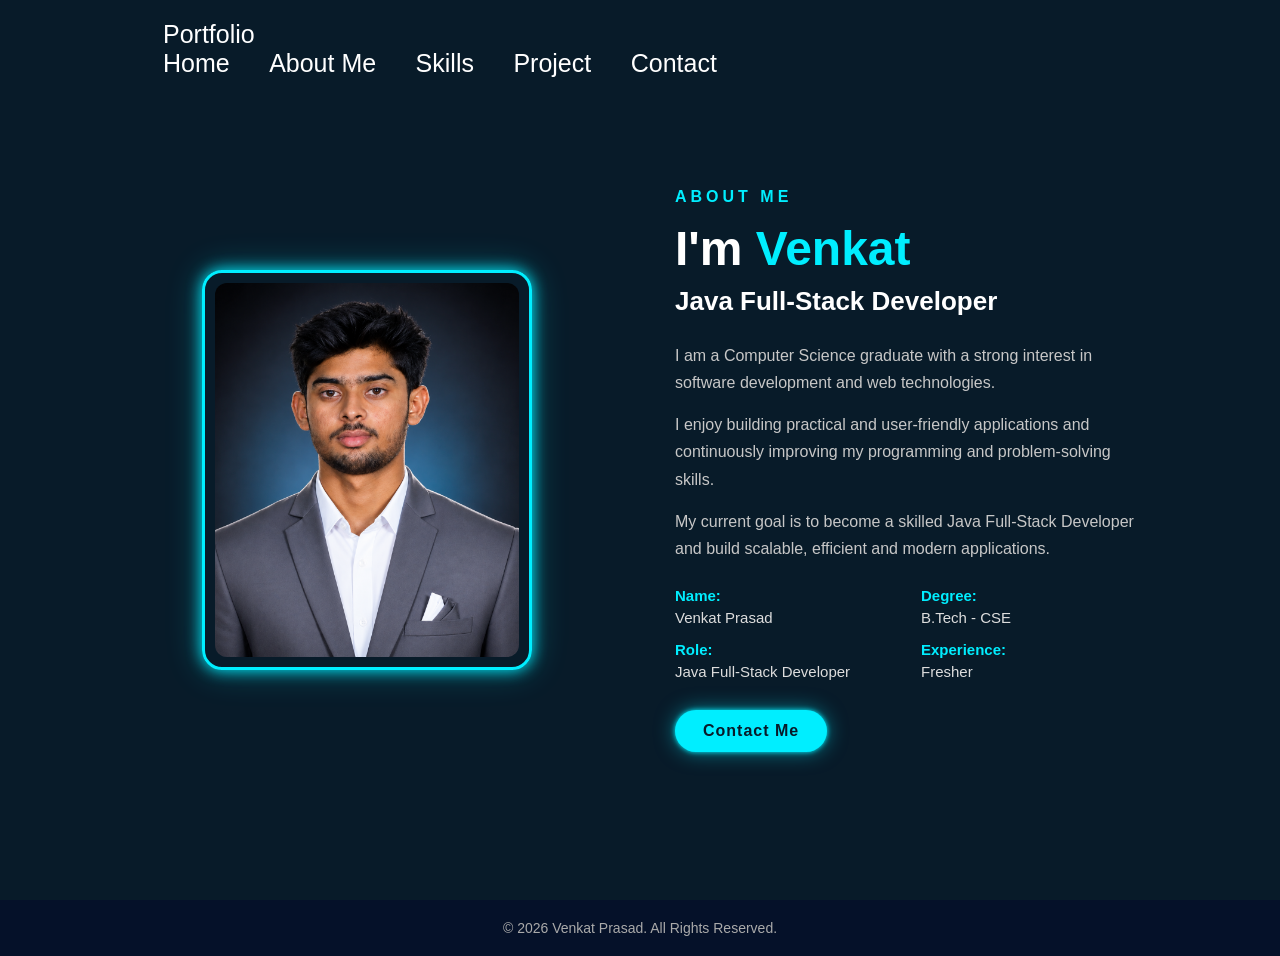
<file: About.html>
<!DOCTYPE html>
<html lang="en">

<head>
    <meta charset="UTF-8">
    <meta name="viewport" content="width=device-width, initial-scale=1.0">

    <title>About | Venkat Prasad</title>

    <link rel="stylesheet" href="stylesheet.css">
</head>

<body>

    <!-- Navigation Bar -->
    <header class="header">
        <nav class="navbar">

            <a href="index.html" class="logo">Portfolio</a>

            <div class="nav-links">
                <a href="index.html">Home</a>
                <a href="about.html" class="active">About Me</a>
                <a href="skills.html">Skills</a>
                <a href="project.html">Project</a>
                <a href="contact.html">Contact</a>
            </div>

        </nav>
    </header>


    <!-- About Section -->
    <section class="about-page">

        <div class="about-container">

            <!-- Left Side -->
            <div class="about-image">

                <div class="image-box">
                    <img src="photo@11.png" alt="Venkat Profile ">
                </div>

            </div>


            <!-- Right Side -->
            <div class="about-content">

                <p class="section-title">ABOUT ME</p>

                <h1>
                    I'm <span>Venkat</span>
                </h1>

                <h2>
                    Java Full-Stack Developer
                </h2>

                <p>
                    I am a Computer Science graduate with a strong interest
                    in software development and web technologies.
                </p>

                <p>
                    I enjoy building practical and user-friendly applications
                    and continuously improving my programming and problem-solving
                    skills.
                </p>

                <p>
                    My current goal is to become a skilled Java Full-Stack
                    Developer and build scalable, efficient and modern
                    applications.
                </p>


                <!-- Personal Information -->

                <div class="about-info">

                    <div>
                        <strong>Name:</strong>
                        <span>Venkat Prasad</span>
                    </div>

                    <div>
                        <strong>Degree:</strong>
                        <span>B.Tech - CSE</span>
                    </div>

                    <div>
                        <strong>Role:</strong>
                        <span>Java Full-Stack Developer</span>
                    </div>

                    <div>
                        <strong>Experience:</strong>
                        <span>Fresher</span>
                    </div>

                </div>


                <a href="contact.html" class="about-btn">
                    Contact Me
                </a>

            </div>

        </div>

    </section>


    <!-- Footer -->

    <footer class="footer">

        <p>
            © 2026 Venkat Prasad. All Rights Reserved.
        </p>

    </footer>

</body>

</html>
</file>
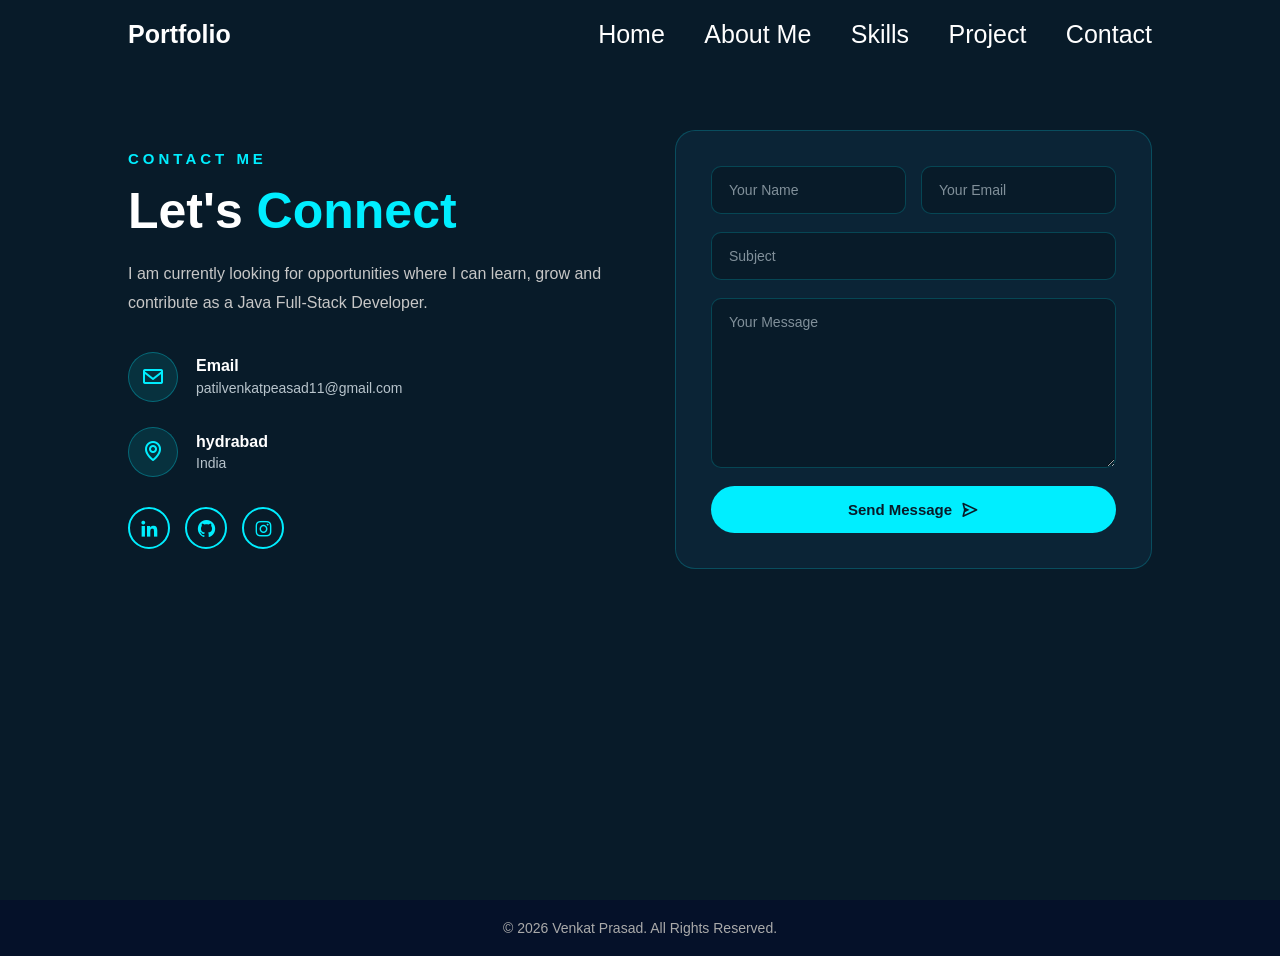
<file: contact.html>
<!DOCTYPE html>
<html lang="en">

<head>

    <meta charset="UTF-8">

    <meta name="viewport" content="width=device-width, initial-scale=1.0">

    <title>Contact | Venkat Prasad</title>

    <link rel="stylesheet" href="stylesheet.css">

    <link href="https://unpkg.com/boxicons@2.1.4/css/boxicons.min.css" rel="stylesheet">

</head>


<body>


    <!-- ================= NAVBAR ================= -->

    <header class="header">

        <a href="index.html" class="logo">
            Portfolio
        </a>


        <nav class="navbar">

            <a href="index.html" style="--i:1">
                Home
            </a>

            <a href="About.html" style="--i:2">
                About Me
            </a>

            <a href="skills.html" style="--i:3">
                Skills
            </a>

            <a href="project.html" style="--i:4">
                Project
            </a>

            <a href="contact.html" style="--i:5" class="active">
                Contact
            </a>

        </nav>

    </header>


    <!-- ================= CONTACT SECTION ================= -->

    <section class="contact-section">


        <div class="contact-container">


            <!-- LEFT SIDE -->

            <div class="contact-info">

                <p class="contact-title">
                    CONTACT ME
                </p>


                <h1>
                    Let's <span>Connect</span>
                </h1>


                <p class="contact-description">

                    I am currently looking for opportunities where
                    I can learn, grow and contribute as a Java
                    Full-Stack Developer.


                </p>


                <!-- EMAIL -->

                <div class="contact-item">

                    <div class="contact-icon">

                        <i class='bx bx-envelope'></i>

                    </div>


                    <div>

                        <h3>
                            Email
                        </h3>

                        <a href="patilvenkatprasad11@gmail.com">
                            patilvenkatpeasad11@gmail.com
                        </a>

                    </div>

                </div>


                


             
                <!-- LOCATION -->

                <div class="contact-item">

                    <div class="contact-icon">

                        <i class='bx bx-map'></i>

                    </div>


                    <div>

                        <h3>
                            hydrabad
                        </h3>

                        <p>
                            India
                        </p>

                    </div>

                </div>


                <!-- SOCIAL MEDIA -->

                <div class="contact-social">

                    <a href="https://www.linkedin.com/in/patil-venkat-prasad-31a53a397/" aria-label="LinkedIn">

                        <i class='bx bxl-linkedin'></i>

                    </a>


                    <a href="https://github.com/patilvenkatprasad11/portfolio" aria-label="GitHub">

                        <i class='bx bxl-github'></i>

                    </a>


                    <a href="https://www.instagram.com/patil_venkatprasad/?hl=en"
                       aria-label="Instagram">

                        <i class='bx bxl-instagram'></i>

                    </a>

                </div>


            </div>



            <!-- RIGHT SIDE -->

            <div class="contact-form-container">


                <form class="contact-form">


                    <div class="input-row">

                        <input
                            type="text"
                            placeholder="Your Name"
                            required
                        >


                        <input
                            type="email"
                            placeholder="Your Email"
                            required
                        >

                    </div>


                    <input
                        type="text"
                        placeholder="Subject"
                        required
                    >


                    <textarea
                        placeholder="Your Message"
                        rows="8"
                        required
                    ></textarea>


                    <button
                        type="submit"
                        class="contact-btn"
                    >

                        Send Message

                        <i class='bx bx-send'></i>

                    </button>


                </form>

            </div>


        </div>

    </section>


    <!-- ================= FOOTER ================= -->

    <footer class="footer">

        <p>
            © 2026 Venkat Prasad. All Rights Reserved.
        </p>

    </footer>


</body>

</html>
</file>
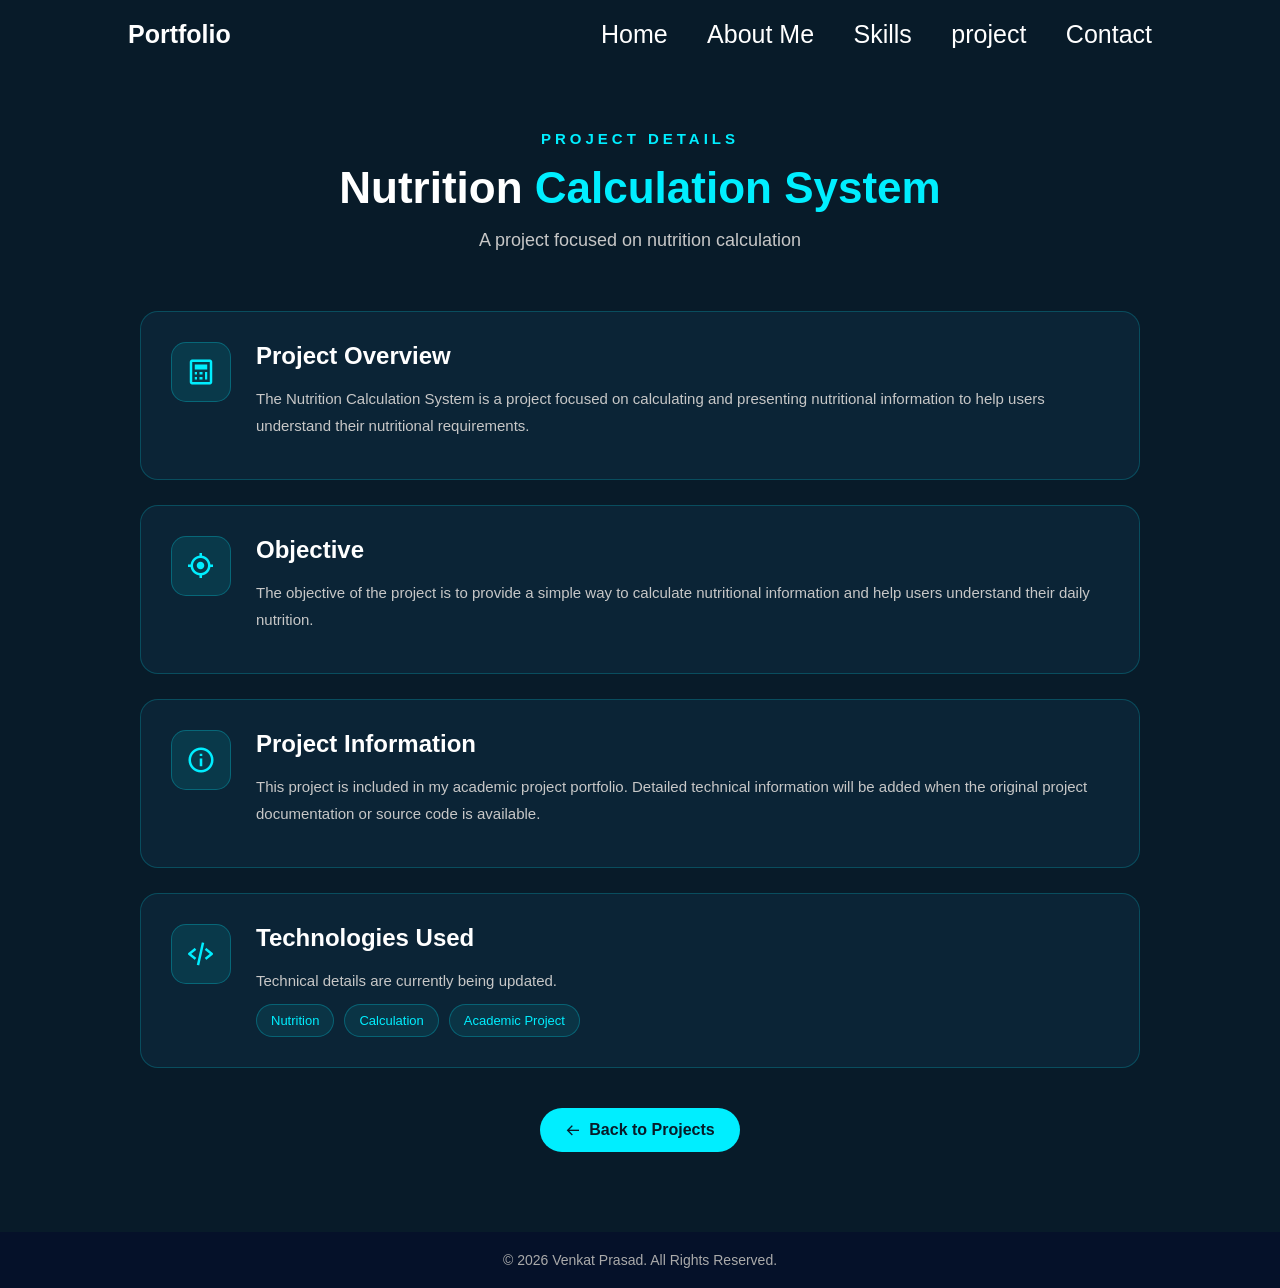
<file: nutrition-project.html>
<!DOCTYPE html>
<html lang="en">

<head>

    <meta charset="UTF-8">

    <meta name="viewport" content="width=device-width, initial-scale=1.0">

    <title>Nutrition Calculation | Venkat Prasad</title>

    <link rel="stylesheet" href="stylesheet.css">

    <link href="https://unpkg.com/boxicons@2.1.4/css/boxicons.min.css" rel="stylesheet">

</head>

<body>

    <!-- NAVBAR -->

    <header class="header">

        <a href="index.html" class="logo">
            Portfolio
        </a>

        <nav class="navbar">

            <a href="index.html">Home</a>

            <a href="About.html">About Me</a>

            <a href="skills.html">Skills</a>

            <a href="project.html" class="active">project</a>

            <a href="#">Contact</a>

        </nav>

    </header>


    <!-- PROJECT DETAILS -->

    <section class="project-details-section">

        <div class="project-details-container">


            <!-- TITLE -->

            <div class="project-details-heading">

                <p class="project-details-small-title">
                    PROJECT DETAILS
                </p>

                <h1>
                    Nutrition <span>Calculation System</span>
                </h1>

                <p class="project-details-subtitle">
                    A project focused on nutrition calculation
                </p>

            </div>


            <!-- OVERVIEW -->

            <div class="details-card">

                <div class="details-icon">
                    <i class='bx bx-calculator'></i>
                </div>

                <div>

                    <h2>
                        Project Overview
                    </h2>

                    <p>
                        The Nutrition Calculation System is a project
                        focused on calculating and presenting nutritional
                        information to help users understand their
                        nutritional requirements.
                    </p>

                </div>

            </div>


            <!-- OBJECTIVE -->

            <div class="details-card">

                <div class="details-icon">
                    <i class='bx bx-target-lock'></i>
                </div>

                <div>

                    <h2>
                        Objective
                    </h2>

                    <p>
                        The objective of the project is to provide a simple
                        way to calculate nutritional information and help
                        users understand their daily nutrition.
                    </p>

                </div>

            </div>


            <!-- PROJECT STATUS -->

            <div class="details-card">

                <div class="details-icon">
                    <i class='bx bx-info-circle'></i>
                </div>

                <div>

                    <h2>
                        Project Information
                    </h2>

                    <p>
                        This project is included in my academic project
                        portfolio. Detailed technical information will be
                        added when the original project documentation or
                        source code is available.
                    </p>

                </div>

            </div>


            <!-- TECHNOLOGIES -->

            <div class="details-card">

                <div class="details-icon">
                    <i class='bx bx-code-alt'></i>
                </div>

                <div>

                    <h2>
                        Technologies Used
                    </h2>

                    <p>
                        Technical details are currently being updated.
                    </p>

                    <div class="details-tech">

                        <span>Nutrition</span>

                        <span>Calculation</span>

                        <span>Academic Project</span>

                    </div>

                </div>

            </div>


            <!-- BACK BUTTON -->

            <div class="details-buttons">

                <a href="project.html" class="details-btn">

                    <i class='bx bx-arrow-back'></i>

                    Back to Projects

                </a>

            </div>


        </div>

    </section>


    <!-- FOOTER -->

    <footer class="footer">

        <p>
            © 2026 Venkat Prasad. All Rights Reserved.
        </p>

    </footer>

</body>

</html>
</file>
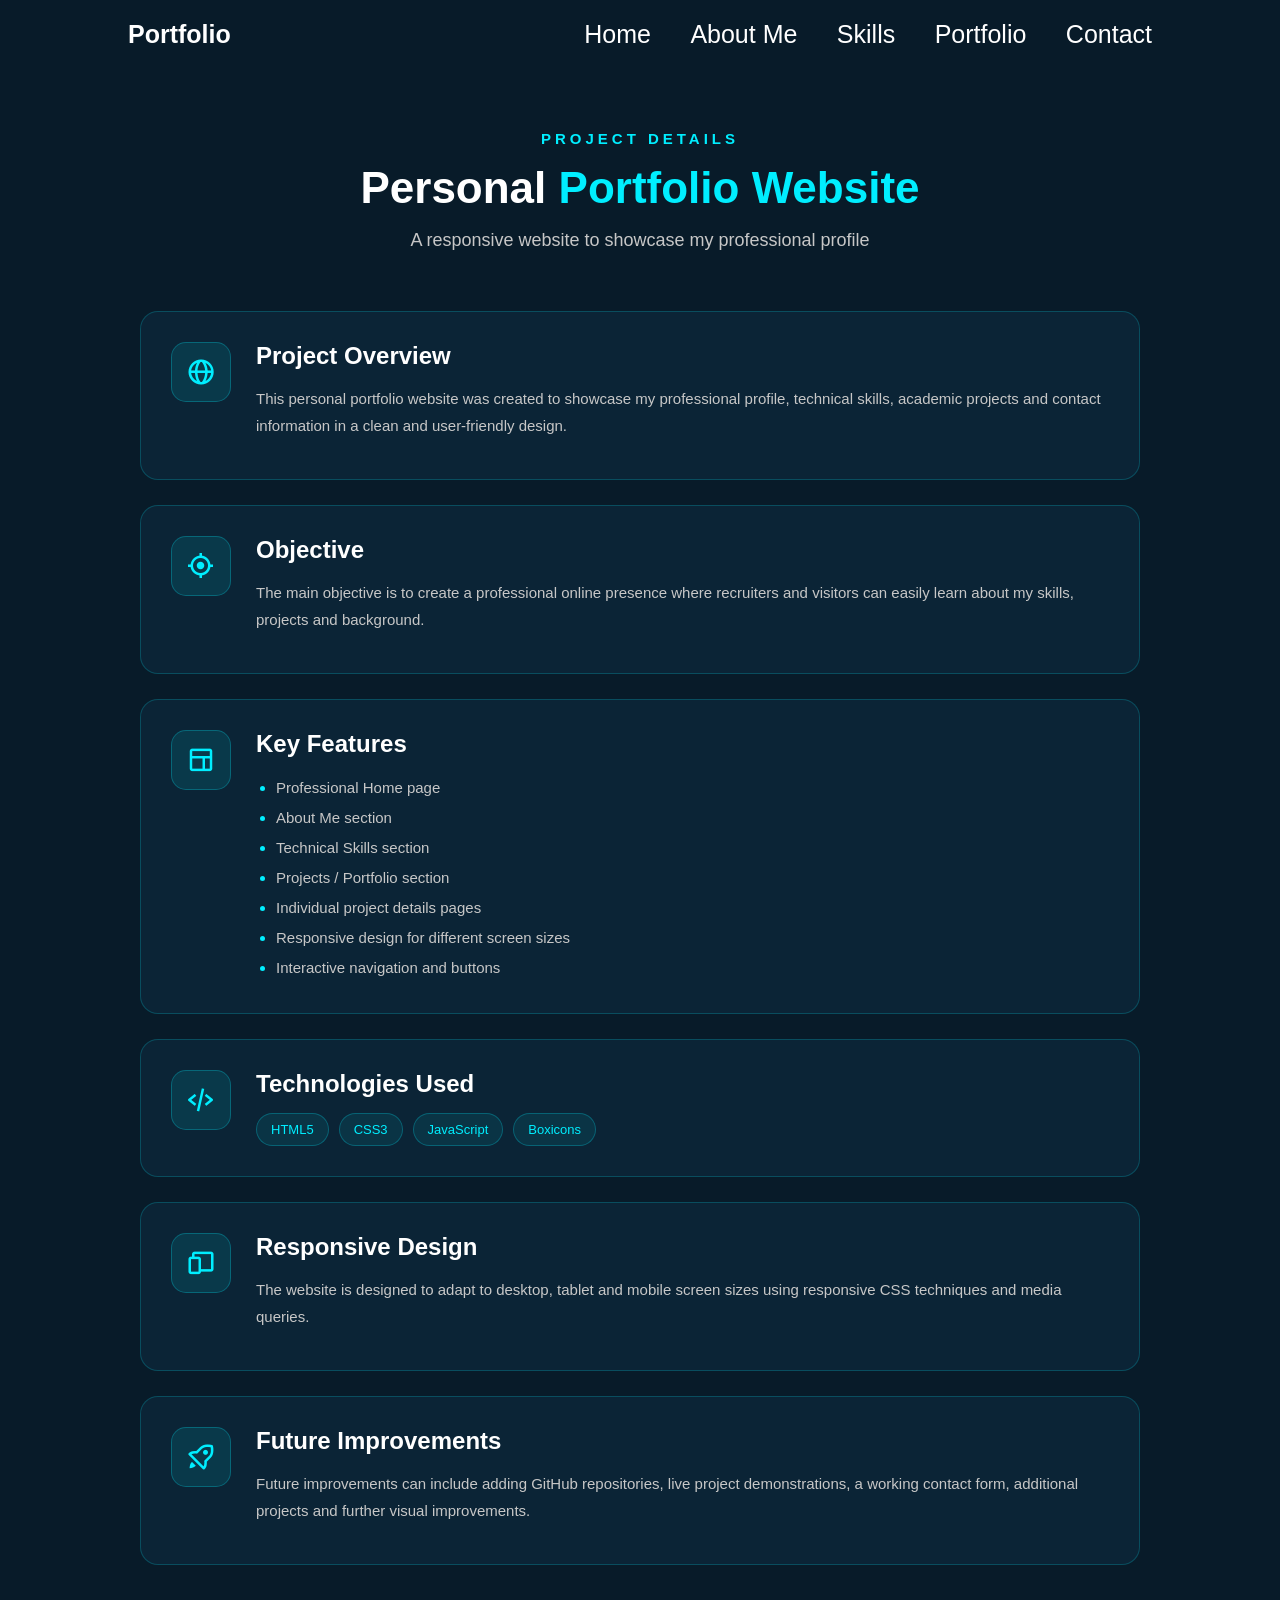
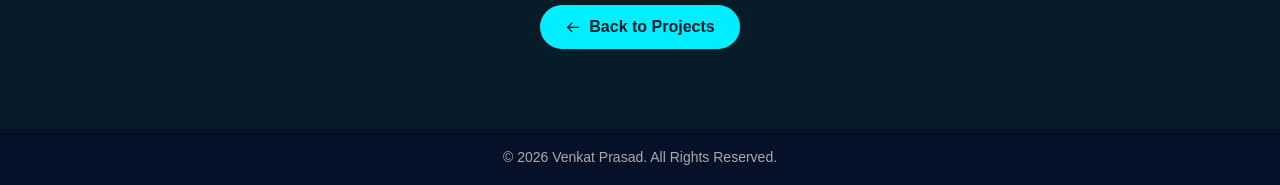
<file: portfolio-project.html>
<!DOCTYPE html>
<html lang="en">

<head>

    <meta charset="UTF-8">

    <meta name="viewport" content="width=device-width, initial-scale=1.0">

    <title>Personal Portfolio | Venkat Prasad</title>

    <link rel="stylesheet" href="stylesheet.css">

    <link href="https://unpkg.com/boxicons@2.1.4/css/boxicons.min.css" rel="stylesheet">

</head>


<body>

    <!-- ================= NAVBAR ================= -->

    <header class="header">

        <a href="index.html" class="logo">
            Portfolio
        </a>


        <nav class="navbar">

            <a href="index.html">
                Home
            </a>

            <a href="About.html">
                About Me
            </a>

            <a href="skills.html">
                Skills
            </a>

            <a href="projects.html" class="active">
                Portfolio
            </a>

            <a href="#">
                Contact
            </a>

        </nav>

    </header>


    <!-- ================= PROJECT DETAILS ================= -->

    <section class="project-details-section">

        <div class="project-details-container">


            <!-- TITLE -->

            <div class="project-details-heading">

                <p class="project-details-small-title">
                    PROJECT DETAILS
                </p>

                <h1>
                    Personal <span>Portfolio Website</span>
                </h1>

                <p class="project-details-subtitle">
                    A responsive website to showcase my professional profile
                </p>

            </div>


            <!-- OVERVIEW -->

            <div class="details-card">

                <div class="details-icon">

                    <i class='bx bx-globe'></i>

                </div>


                <div>

                    <h2>
                        Project Overview
                    </h2>

                    <p>
                        This personal portfolio website was created to
                        showcase my professional profile, technical skills,
                        academic projects and contact information in a
                        clean and user-friendly design.
                    </p>

                </div>

            </div>


            <!-- OBJECTIVE -->

            <div class="details-card">

                <div class="details-icon">

                    <i class='bx bx-target-lock'></i>

                </div>


                <div>

                    <h2>
                        Objective
                    </h2>

                    <p>
                        The main objective is to create a professional
                        online presence where recruiters and visitors can
                        easily learn about my skills, projects and background.
                    </p>

                </div>

            </div>


            <!-- FEATURES -->

            <div class="details-card">

                <div class="details-icon">

                    <i class='bx bx-layout'></i>

                </div>


                <div>

                    <h2>
                        Key Features
                    </h2>


                    <ul class="details-list">

                        <li>
                            Professional Home page
                        </li>

                        <li>
                            About Me section
                        </li>

                        <li>
                            Technical Skills section
                        </li>

                        <li>
                            Projects / Portfolio section
                        </li>

                        <li>
                            Individual project details pages
                        </li>

                        <li>
                            Responsive design for different screen sizes
                        </li>

                        <li>
                            Interactive navigation and buttons
                        </li>

                    </ul>

                </div>

            </div>


            <!-- TECHNOLOGIES -->

            <div class="details-card">

                <div class="details-icon">

                    <i class='bx bx-code-alt'></i>

                </div>


                <div>

                    <h2>
                        Technologies Used
                    </h2>


                    <div class="details-tech">

                        <span>
                            HTML5
                        </span>

                        <span>
                            CSS3
                        </span>

                        <span>
                            JavaScript
                        </span>

                        <span>
                            Boxicons
                        </span>

                    </div>

                </div>

            </div>


            <!-- DESIGN -->

            <div class="details-card">

                <div class="details-icon">

                    <i class='bx bx-devices'></i>

                </div>


                <div>

                    <h2>
                        Responsive Design
                    </h2>

                    <p>
                        The website is designed to adapt to desktop,
                        tablet and mobile screen sizes using responsive
                        CSS techniques and media queries.
                    </p>

                </div>

            </div>


            <!-- FUTURE IMPROVEMENTS -->

            <div class="details-card">

                <div class="details-icon">

                    <i class='bx bx-rocket'></i>

                </div>


                <div>

                    <h2>
                        Future Improvements
                    </h2>

                    <p>
                        Future improvements can include adding GitHub
                        repositories, live project demonstrations,
                        a working contact form, additional projects
                        and further visual improvements.
                    </p>

                </div>

            </div>


            <!-- BACK BUTTON -->

            <div class="details-buttons">

                <a href="project.html" class="details-btn">

                    <i class='bx bx-arrow-back'></i>

                    Back to Projects

                </a>

            </div>


        </div>

    </section>


    <!-- ================= FOOTER ================= -->

    <footer class="footer">

        <p>
            © 2026 Venkat Prasad. All Rights Reserved.
        </p>

    </footer>


</body>

</html>
</file>
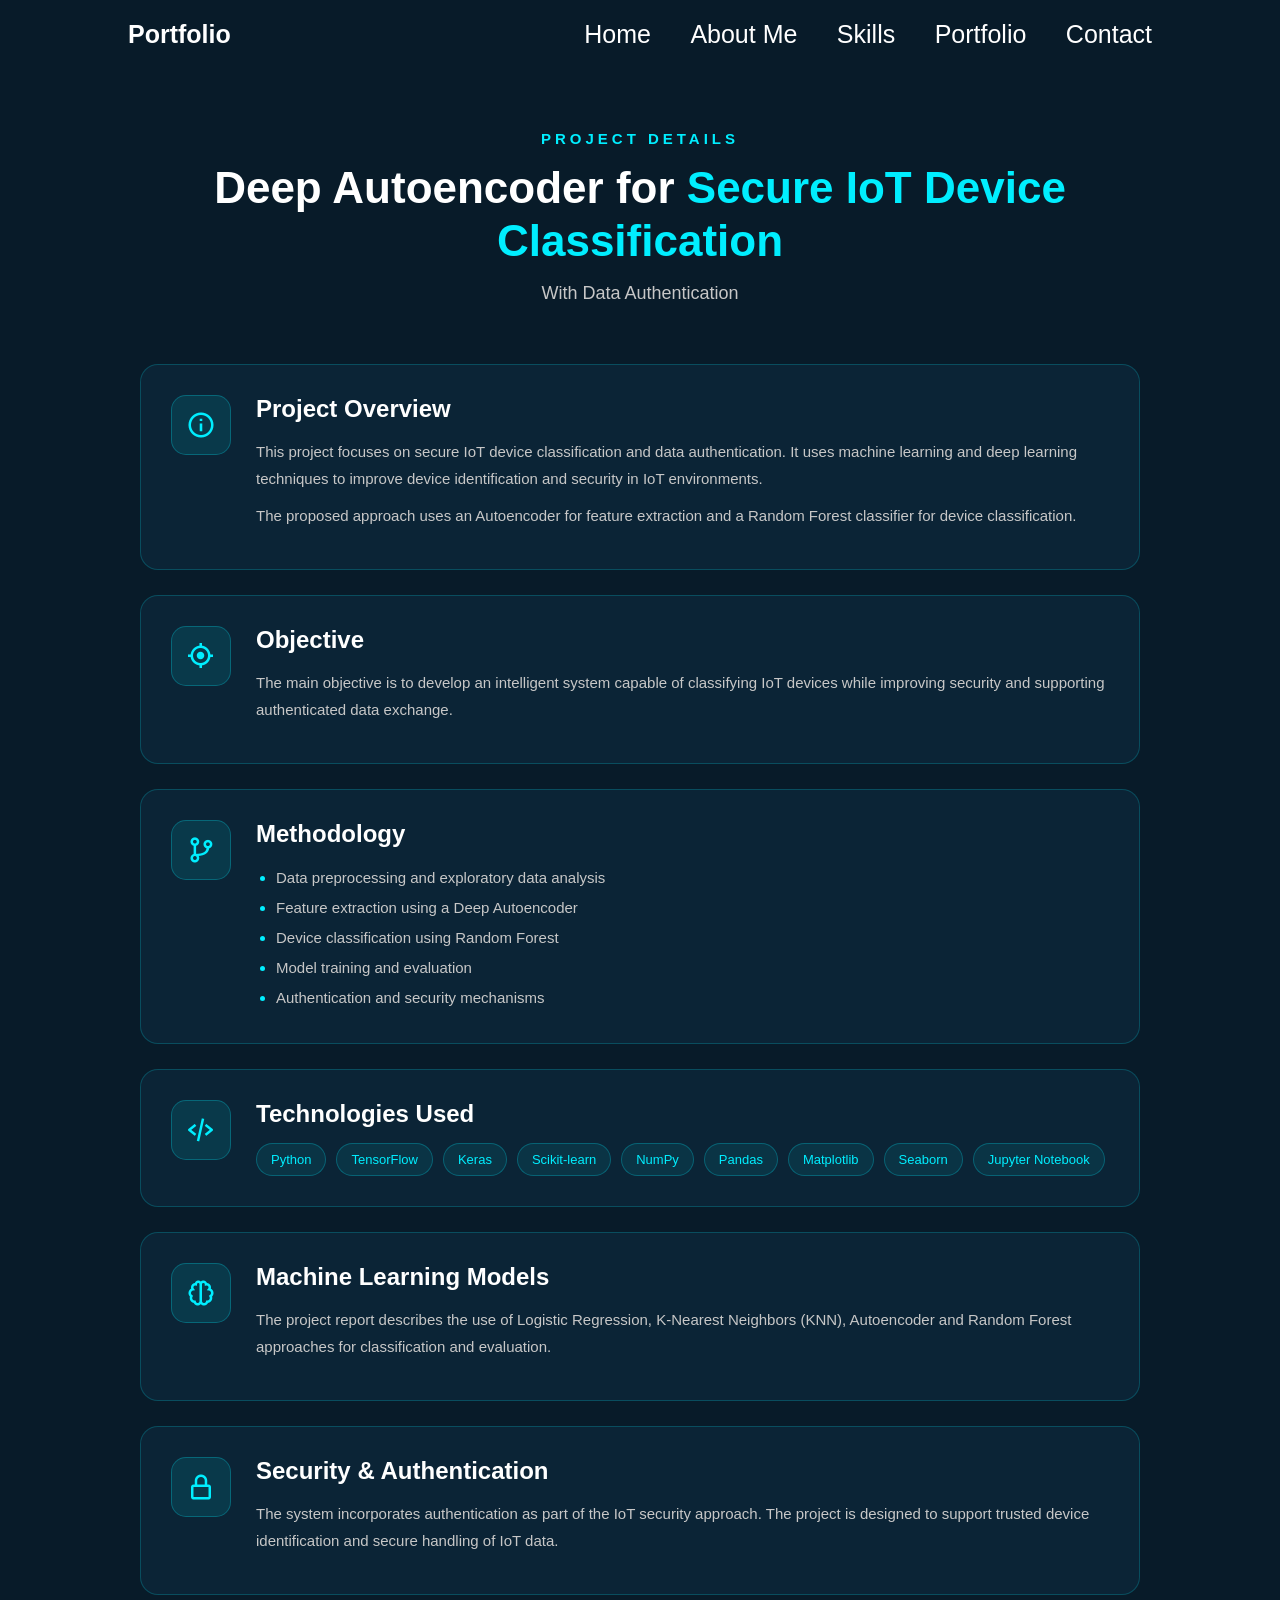
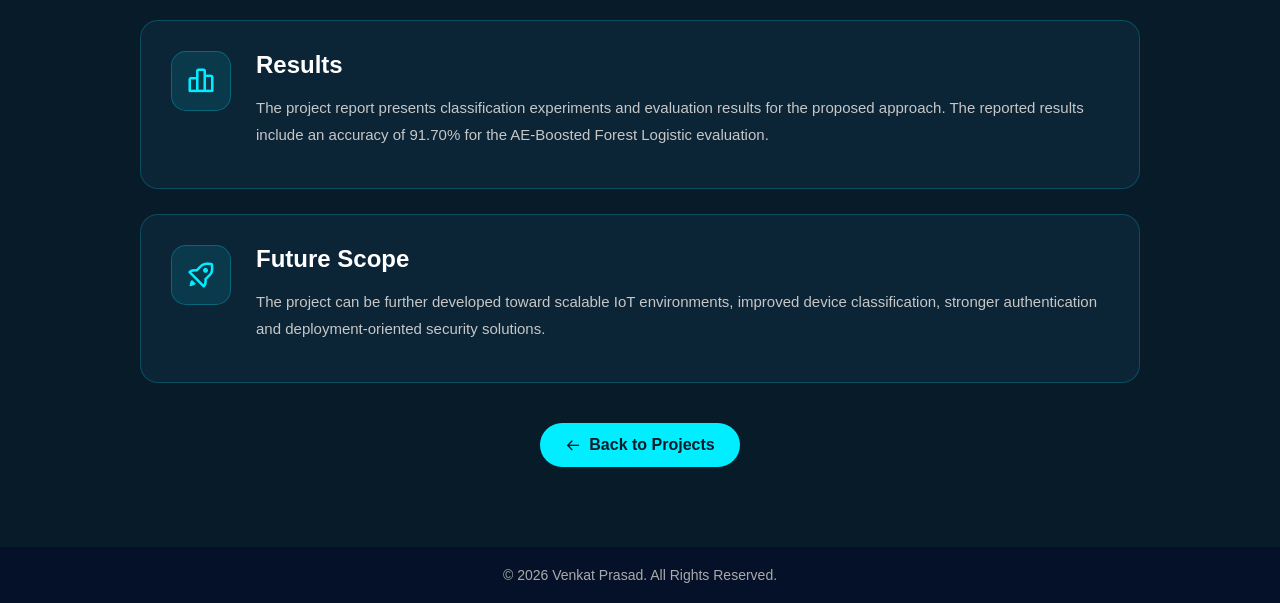
<file: project-iot.html>
<!DOCTYPE html>
<html lang="en">

<head>

    <meta charset="UTF-8">

    <meta name="viewport" content="width=device-width, initial-scale=1.0">

    <title>Project Details | Venkat Prasad</title>

    <link rel="stylesheet" href="stylesheet.css">

    <link href="https://unpkg.com/boxicons@2.1.4/css/boxicons.min.css" rel="stylesheet">

</head>


<body>

    <!-- ================= NAVBAR ================= -->

    <header class="header">

        <a href="index.html" class="logo">
            Portfolio
        </a>

        <nav class="navbar">

            <a href="index.html" style="--i:1">
                Home
            </a>

            <a href="About.html" style="--i:2">
                About Me
            </a>

            <a href="skills.html" style="--i:3">
                Skills
            </a>

            <a href="projects.html" style="--i:4" class="active">
                Portfolio
            </a>

            <a href="#" style="--i:5">
                Contact
            </a>

        </nav>

    </header>


    <!-- ================= PROJECT DETAILS ================= -->

    <section class="project-details-section">

        <div class="project-details-container">


            <!-- TITLE -->

            <div class="project-details-heading">

                <p class="project-details-small-title">
                    PROJECT DETAILS
                </p>

                <h1>
                    Deep Autoencoder for
                    <span>Secure IoT Device Classification</span>
                </h1>

                <p class="project-details-subtitle">
                    With Data Authentication
                </p>

            </div>


            <!-- OVERVIEW -->

            <div class="details-card">

                <div class="details-icon">
                    <i class='bx bx-info-circle'></i>
                </div>

                <div>

                    <h2>
                        Project Overview
                    </h2>

                    <p>
                        This project focuses on secure IoT device classification
                        and data authentication. It uses machine learning and
                        deep learning techniques to improve device identification
                        and security in IoT environments.
                    </p>

                    <p>
                        The proposed approach uses an Autoencoder for feature
                        extraction and a Random Forest classifier for device
                        classification.
                    </p>

                </div>

            </div>


            <!-- OBJECTIVE -->

            <div class="details-card">

                <div class="details-icon">
                    <i class='bx bx-target-lock'></i>
                </div>

                <div>

                    <h2>
                        Objective
                    </h2>

                    <p>
                        The main objective is to develop an intelligent system
                        capable of classifying IoT devices while improving
                        security and supporting authenticated data exchange.
                    </p>

                </div>

            </div>


            <!-- METHODOLOGY -->

            <div class="details-card">

                <div class="details-icon">
                    <i class='bx bx-git-branch'></i>
                </div>

                <div>

                    <h2>
                        Methodology
                    </h2>

                    <ul class="details-list">

                        <li>
                            Data preprocessing and exploratory data analysis
                        </li>

                        <li>
                            Feature extraction using a Deep Autoencoder
                        </li>

                        <li>
                            Device classification using Random Forest
                        </li>

                        <li>
                            Model training and evaluation
                        </li>

                        <li>
                            Authentication and security mechanisms
                        </li>

                    </ul>

                </div>

            </div>


            <!-- TECHNOLOGIES -->

            <div class="details-card">

                <div class="details-icon">
                    <i class='bx bx-code-alt'></i>
                </div>

                <div>

                    <h2>
                        Technologies Used
                    </h2>

                    <div class="details-tech">

                        <span>Python</span>

                        <span>TensorFlow</span>

                        <span>Keras</span>

                        <span>Scikit-learn</span>

                        <span>NumPy</span>

                        <span>Pandas</span>

                        <span>Matplotlib</span>

                        <span>Seaborn</span>

                        <span>Jupyter Notebook</span>

                    </div>

                </div>

            </div>


            <!-- MACHINE LEARNING -->

            <div class="details-card">

                <div class="details-icon">
                    <i class='bx bx-brain'></i>
                </div>

                <div>

                    <h2>
                        Machine Learning Models
                    </h2>

                    <p>
                        The project report describes the use of Logistic
                        Regression, K-Nearest Neighbors (KNN), Autoencoder
                        and Random Forest approaches for classification
                        and evaluation.
                    </p>

                </div>

            </div>


            <!-- SECURITY -->

            <div class="details-card">

                <div class="details-icon">
                    <i class='bx bx-lock-alt'></i>
                </div>

                <div>

                    <h2>
                        Security & Authentication
                    </h2>

                    <p>
                        The system incorporates authentication as part of
                        the IoT security approach. The project is designed
                        to support trusted device identification and secure
                        handling of IoT data.
                    </p>

                </div>

            </div>


            <!-- RESULTS -->

            <div class="details-card">

                <div class="details-icon">
                    <i class='bx bx-bar-chart-alt-2'></i>
                </div>

                <div>

                    <h2>
                        Results
                    </h2>

                    <p>
                        The project report presents classification experiments
                        and evaluation results for the proposed approach.
                        The reported results include an accuracy of 91.70%
                        for the AE-Boosted Forest Logistic evaluation.
                    </p>

                </div>

            </div>


            <!-- FUTURE SCOPE -->

            <div class="details-card">

                <div class="details-icon">
                    <i class='bx bx-rocket'></i>
                </div>

                <div>

                    <h2>
                        Future Scope
                    </h2>

                    <p>
                        The project can be further developed toward scalable
                        IoT environments, improved device classification,
                        stronger authentication and deployment-oriented
                        security solutions.
                    </p>

                </div>

            </div>


            <!-- BACK BUTTON -->

            <div class="details-buttons">

                <a href="project.html" class="details-btn">

                    <i class='bx bx-arrow-back'></i>

                    Back to Projects

                </a>

            </div>


        </div>

    </section>


    <!-- ================= FOOTER ================= -->

    <footer class="footer">

        <p>
            © 2026 Venkat Prasad. All Rights Reserved.
        </p>

    </footer>


</body>

</html>
</file>
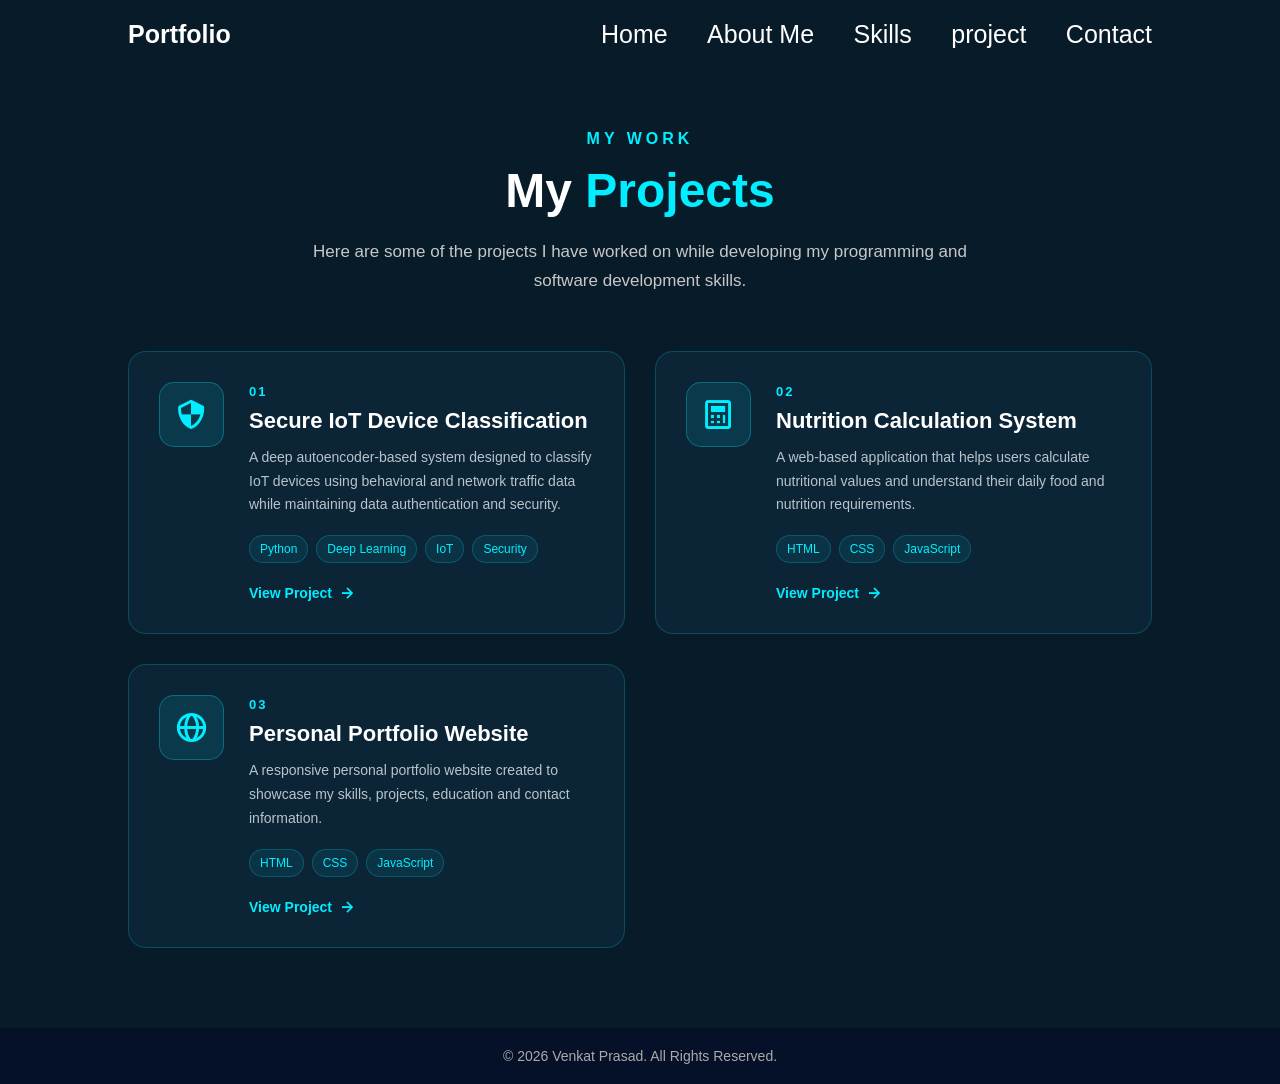
<file: project.html>
<!DOCTYPE html>
<html lang="en">

<head>

    <meta charset="UTF-8">

    <meta name="viewport" content="width=device-width, initial-scale=1.0">

    <title>Projects | Venkat Prasad</title>

    <link rel="stylesheet" href="stylesheet.css">

    <link href="https://unpkg.com/boxicons@2.1.4/css/boxicons.min.css" rel="stylesheet">

</head>


<body>

    <!-- ================= NAVBAR ================= -->

    <header class="header">

        <a href="index.html" class="logo">
            Portfolio
        </a>

        <nav class="navbar">

            <a href="index.html" style="--i:1">
                Home
            </a>

            <a href="About.html" style="--i:2">
                About Me
            </a>

            <a href="skills.html" style="--i:3">
                Skills
            </a>

            <a href="project.html" style="--i:4" class="active">
                project
            </a>

            <a href="#" style="--i:5">
                Contact
            </a>

        </nav>

    </header>


    <!-- ================= PROJECTS ================= -->

    <section class="projects-section">

        <div class="projects-content">

            <p class="projects-title">
                MY WORK
            </p>

            <h1>
                My <span>Projects</span>
            </h1>

            <p class="projects-intro">
                Here are some of the projects I have worked on while
                developing my programming and software development skills.
            </p>


            <!-- PROJECT CARDS -->

            <div class="projects-container">


                <!-- PROJECT 1 -->

                <div class="project-card">

                    <div class="project-icon">
                        <i class='bx bx-shield-quarter'></i>
                    </div>

                    <div class="project-content">

                        <span class="project-number">
                            01
                        </span>

                        <h2>
                            Secure IoT Device Classification
                        </h2>

                        <p>
                            A deep autoencoder-based system designed
                            to classify IoT devices using behavioral
                            and network traffic data while maintaining
                            data authentication and security.
                        </p>

                        <div class="project-tech">

                            <span>Python</span>
                            <span>Deep Learning</span>
                            <span>IoT</span>
                            <span>Security</span>

                        </div>

                        <a href="project-iot.html" class="project-btn">
                            View Project
                            <i class='bx bx-right-arrow-alt'></i>
                        </a>

                    </div>

                </div>


                <!-- PROJECT 2 -->

                <div class="project-card">

                    <div class="project-icon">
                        <i class='bx bx-calculator'></i>
                    </div>

                    <div class="project-content">

                        <span class="project-number">
                            02
                        </span>

                        <h2>
                            Nutrition Calculation System
                        </h2>

                        <p>
                            A web-based application that helps users
                            calculate nutritional values and understand
                            their daily food and nutrition requirements.
                        </p>

                        <div class="project-tech">

                            <span>HTML</span>
                            <span>CSS</span>
                            <span>JavaScript</span>

                        </div>

                        <a href="nutrition-project.html" class="project-btn">
                            View Project
                            <i class='bx bx-right-arrow-alt'></i>
                        </a>

                    </div>

                </div>




                <!-- PROJECT 3 -->

                <div class="project-card">

                    <div class="project-icon">
                        <i class='bx bx-globe'></i>
                    </div>

                    <div class="project-content">

                        <span class="project-number">
                            03
                        </span>

                        <h2>
                            Personal Portfolio Website
                        </h2>

                        <p>
                            A responsive personal portfolio website
                            created to showcase my skills, projects,
                            education and contact information.
                        </p>

                        <div class="project-tech">

                            <span>HTML</span>
                            <span>CSS</span>
                            <span>JavaScript</span>

                        </div>

                        <a href="portfolio-project.html" class="project-btn">
                            View Project
                            <i class='bx bx-right-arrow-alt'></i>
                        </a>

                    </div>

                </div>


            </div>

        </div>

    </section>


    <!-- ================= FOOTER ================= -->

    <footer class="footer">

        <p>
            © 2026 Venkat Prasad. All Rights Reserved.
        </p>

    </footer>


</body>

</html>
</file>
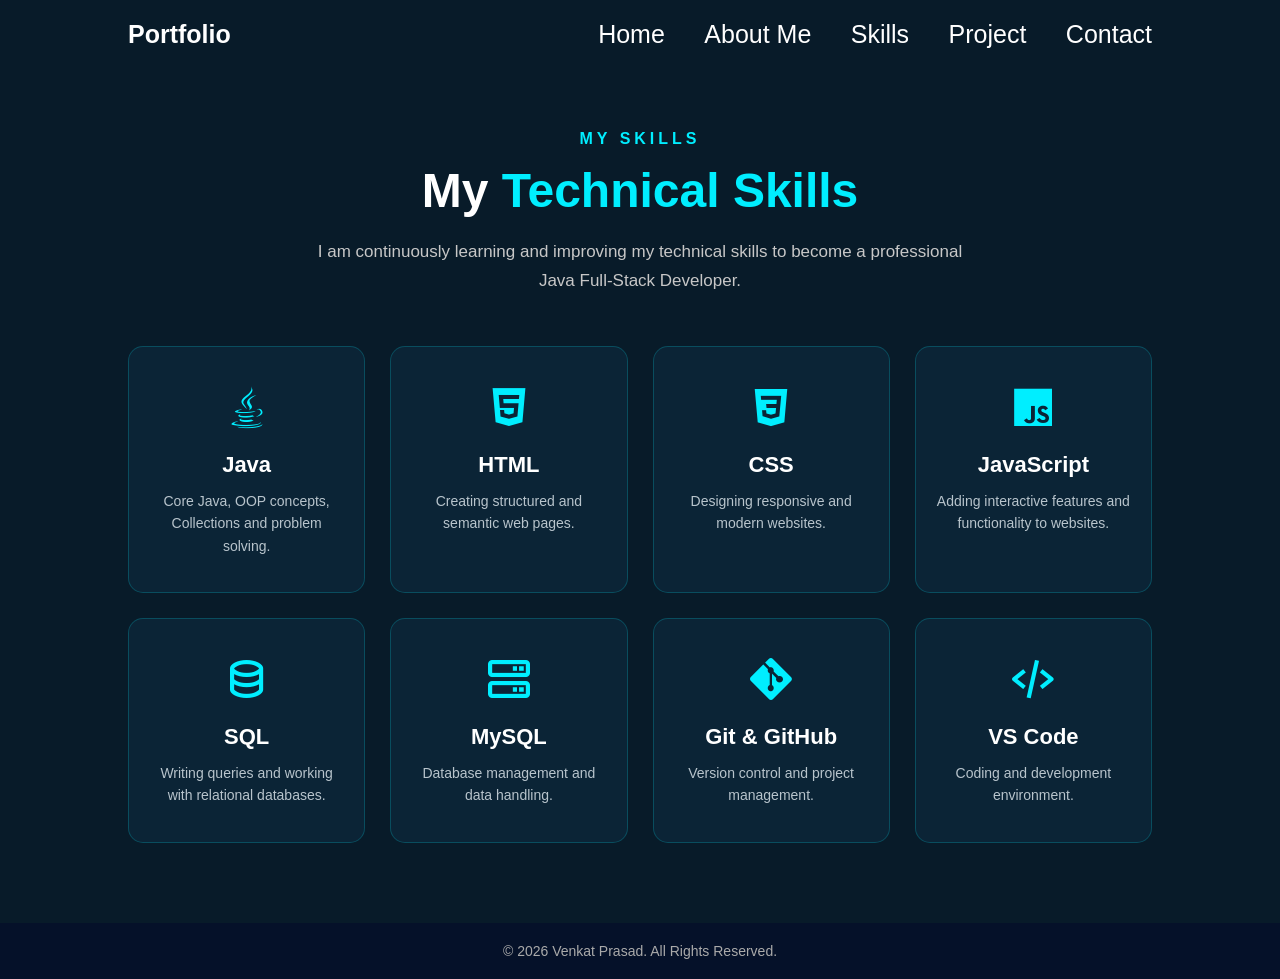
<file: skills.html>
<!DOCTYPE html>
<html lang="en">

<head>

    <meta charset="UTF-8">

    <meta name="viewport" content="width=device-width, initial-scale=1.0">

    <title>Skills | Venkat Prasad</title>

    <link rel="stylesheet" href="stylesheet.css">

    <!-- Boxicons -->
    <link href="https://unpkg.com/boxicons@2.1.4/css/boxicons.min.css" rel="stylesheet">

</head>


<body>


    <!-- ================= NAVBAR ================= -->

    <header class="header">

        <a href="index.html" class="logo">
            Portfolio
        </a>


        <nav class="navbar">

            <a href="index.html" style="--i:1">
                Home
            </a>

            <a href="About.html" style="--i:2">
                About Me
            </a>

            <a href="skills.html" style="--i:3" class="active">
                Skills
            </a>

            <a href="project.html" style="--i:4">
                Project
            </a>

            <a href="#" style="--i:5">
                Contact
            </a>

        </nav>

    </header>



    <!-- ================= SKILLS ================= -->

    <section class="skills-section">


        <div class="skills-content">


            <p class="skills-title">
                MY SKILLS
            </p>


            <h1>
                My <span>Technical Skills</span>
            </h1>


            <p class="skills-intro">

                I am continuously learning and improving my technical
                skills to become a professional Java Full-Stack Developer.

            </p>



            <!-- ================= SKILL CARDS ================= -->

            <div class="skills-container">


                <!-- JAVA -->

                <div class="skill-card">

                    <i class='bx bxl-java'></i>

                    <h2>
                        Java
                    </h2>

                    <p>
                        Core Java, OOP concepts, Collections
                        and problem solving.
                    </p>

                </div>



                <!-- HTML -->

                <div class="skill-card">

                    <i class='bx bxl-html5'></i>

                    <h2>
                        HTML
                    </h2>

                    <p>
                        Creating structured and
                        semantic web pages.
                    </p>

                </div>



                <!-- CSS -->

                <div class="skill-card">

                    <i class='bx bxl-css3'></i>

                    <h2>
                        CSS
                    </h2>

                    <p>
                        Designing responsive and
                        modern websites.
                    </p>

                </div>



                <!-- JAVASCRIPT -->

                <div class="skill-card">

                    <i class='bx bxl-javascript'></i>

                    <h2>
                        JavaScript
                    </h2>

                    <p>
                        Adding interactive features
                        and functionality to websites.
                    </p>

                </div>



                <!-- SQL -->

                <div class="skill-card">

                    <i class='bx bx-data'></i>

                    <h2>
                        SQL
                    </h2>

                    <p>
                        Writing queries and working
                        with relational databases.
                    </p>

                </div>



                <!-- MYSQL -->

                <div class="skill-card">

                    <i class='bx bx-server'></i>

                    <h2>
                        MySQL
                    </h2>

                    <p>
                        Database management and
                        data handling.
                    </p>

                </div>



                <!-- GIT -->

                <div class="skill-card">

                    <i class='bx bxl-git'></i>

                    <h2>
                        Git & GitHub
                    </h2>

                    <p>
                        Version control and
                        project management.
                    </p>

                </div>



                <!-- VS CODE -->

                <div class="skill-card">

                    <i class='bx bx-code-alt'></i>

                    <h2>
                        VS Code
                    </h2>

                    <p>
                        Coding and development
                        environment.
                    </p>

                </div>


            </div>

        </div>

    </section>



    <!-- ================= FOOTER ================= -->

    <footer class="footer">

        <p>
            © 2026 Venkat Prasad. All Rights Reserved.
        </p>

    </footer>


</body>

</html>
</file>
<file: stylesheet.css>
* {
    margin: 0;
    padding: 0;
    box-sizing: border-box;
    font-family: 'poppins', sans-serif;
}

body {
    color: #ededed;
}

.header {
    position: fixed;
    top: 0;
    left: 0;
    width: 100%;
    padding: 20px 10%;
    background: transparent;
    display: flex;
    justify-content: space-between;
    align-items: center;
    z-index: 100;
}

.logo {
    position: relative;
    font-size: 25px;
    color: #fff;
    text-decoration: none;
    font-weight: 600;
    cursor: default;
    opacity: 0;
    animation: slideRight 2s forwards;

}

.navbar a {
    display: inline-block;
    font-size: 25px;
    color: #fff;
    text-decoration: none;
    font-weight: 500;
    margin-left: 35px;
    transition: .3s;
    opacity: 0;
    animation: slideTop .5s ease forwards;
    animation-delay: calc(.2s * var(--i));
}

.navbar a:hover {
    color: #0ef;
}

.home {
    position: relative;
    width: 100%;
    justify-content: space-between;
    height: 100vh;
    background: url(https://images.unsplash.com/photo-1531297484001-80022131f5a1?ixlib=rb-4.1.0&q=85&fm=jpg&crop=entropy&cs=srgb&dl=ales-nesetril-Im7lZjxeLhg-unsplash.jpg) no-repeat;
    background-size: cover;
    background-position: center;
    display: flex;
    align-items: center;
    padding: 70px 10% 0;
}

.home-content {
    max-width: 600px;
}

.home-content p {
    max-width: 650px;
    font-size: 18px;
    line-height: 1.6;
    margin-top: 15px;
    color: #ededed;
}

.home-content h3 {
    font-size: 32px;
    font-weight: 700;
    opacity: 0;
    animation: slideBottom 1s ease forwards;
    animation-delay: .7s;

}

.home-content h3:nth-of-type(2) {
    margin-bottom: 30px;
    animation: slideTop 1s ease forwards;
    animation-delay: .7s;

}

.home-content h3 span {
    color: #0ef;
}

.home-content h1 {
    font-size: 56px;
    font-weight: 700;
    margin: -3px 0;
    opacity: 0;
    animation: slideRight 1s ease forwards;
    animation-delay: 1s;


}

.home-content p {
    font-size: 20px;
    opacity: 0;
    animation: slideLeft 1s ease forwards;
    animation-delay: 1s;

}

.home-sci a {
    display: inline-flex;
    justify-content: center;
    align-items: center;
    width: 40px;
    height: 40px;
    background: transparent;
    border: 2px solid #0ef;
    border-radius: 50%;
    font-size: 20px;
    color: #0ef;
    text-decoration: none;
    transition: .5s ease;
    opacity: 0;
    animation: slideLeft 1s ease forwards;
    animation-delay: calc(.2s * var(--i));

    margin: 30px 15px 30px 0;
}

.home-sci a:hover {
    background: #0ef;
    color: #081b29;
    box-shadow: 0 0 20px #0ef;
}

.btn-box {
    display: inline-block;
    padding: 12px 28px;
    background: #0ef;
    border-radius: 40px;
    font-size: 16px;
    color: #081b29;
    letter-spacing: 1px;
    text-decoration: none;
    font-weight: 600;
    opacity: 0;
    animation: slideTop 1s ease forwards;
    animation-delay: 2s;
    box-shadow: 0 0 5px #0ef,
        0 0 25px #0ef
}

.btn-box:hover {
    box-shadow: 0 0 5px cyan,
        0 0 25px cyan, 0 0 50px cyan,
        0 0 100px cyan, 0 0 200px cyan
}









@keyframes slideRight {
    0% {
        transform: translateX(-100px);
        opacity: 0;
    }

    100% {
        transform: translateX(0px);
        opacity: 1;
    }
}

@keyframes slideLeft {
    0% {
        transform: translateX(100px);
        opacity: 0;
    }

    100% {
        transform: translateX(0px);
        opacity: 1;
    }
}


@keyframes slideTop {
    0% {
        transform: translateY(100px);
        opacity: 0;
    }

    100% {
        transform: translateY(0px);
        opacity: 1;
    }
}

@keyframes slideBottom {
    0% {
        transform: translateY(-100px);
        opacity: 0;
    }

    100% {
        transform: translateY(0px);
        opacity: 1;
    }
}
@keyframes slideBottom {
    0% {
        transform: translateY(-100px);
        opacity: 0;
    }

    100% {
        transform: translateY(0px);
        opacity: 1;
    }
}



/* ==========================================
   ABOUT PAGE
========================================== */

.about-page {
    min-height: 100vh;

    background: #081b29;

    padding: 120px 10% 80px;

    display: flex;

    align-items: center;
}


/* Main About Container */

.about-container {
    width: 100%;

    max-width: 1100px;

    margin: auto;

    display: flex;

    align-items: center;

    justify-content: space-between;

    gap: 70px;
}


/* ==========================================
   ABOUT IMAGE
========================================== */

.about-image {
    flex: 1;

    display: flex;

    justify-content: center;

    align-items: center;
}


.image-box {
    width: 330px;

    height: 400px;

    border: 3px solid #0ef;

    border-radius: 20px;

    padding: 10px;

    box-shadow:
        0 0 15px #0ef,
        0 0 35px rgba(0, 238, 255, 0.3);

    overflow: hidden;
}


.image-box img {
    width: 100%;

    height: 100%;

    object-fit: cover;

    border-radius: 12px;

    display: block;
}


/* ==========================================
   ABOUT CONTENT
========================================== */

.about-content {
    flex: 1;

    max-width: 600px;
}


.section-title {
    color: #0ef;

    font-size: 16px;

    font-weight: 600;

    letter-spacing: 4px;

    margin-bottom: 15px;
}


.about-content h1 {
    font-size: 48px;

    color: #fff;

    margin-bottom: 10px;
}


.about-content h1 span {
    color: #0ef;
}


.about-content h2 {
    color: #fff;

    font-size: 26px;

    margin-bottom: 25px;
}


.about-content > p:not(.section-title) {
    color: #c7c7c7;

    font-size: 16px;

    line-height: 1.7;

    margin-bottom: 15px;
}


/* ==========================================
   PERSONAL INFORMATION
========================================== */

.about-info {
    margin-top: 25px;

    margin-bottom: 30px;

    display: grid;

    grid-template-columns: 1fr 1fr;

    gap: 15px;
}


.about-info div {
    display: flex;

    flex-direction: column;

    gap: 5px;
}


.about-info strong {
    color: #0ef;

    font-size: 15px;
}


.about-info span {
    color: #ddd;

    font-size: 15px;
}


/* ==========================================
   CONTACT BUTTON
========================================== */

.about-btn {
    display: inline-block;

    padding: 12px 28px;

    background: #0ef;

    color: #081b29;

    text-decoration: none;

    border-radius: 40px;

    font-size: 16px;

    font-weight: 600;

    letter-spacing: 1px;

    transition: 0.3s ease;

    box-shadow:
        0 0 5px #0ef,
        0 0 20px rgba(0, 238, 255, 0.5);
}


.about-btn:hover {
    box-shadow:
        0 0 10px #0ef,
        0 0 30px #0ef,
        0 0 60px #0ef;

    transform: translateY(-3px);
}


/* ==========================================
   FOOTER
========================================== */

.footer {
    background: #051129;

    text-align: center;

    padding: 20px;

    color: #aaa;

    font-size: 14px;
}


/* ==========================================
   ABOUT PAGE RESPONSIVE
========================================== */

@media (max-width: 900px) {

    .about-page {
        padding: 120px 7% 70px;
    }


    .about-container {
        flex-direction: column;

        text-align: center;

        gap: 50px;
    }


    .about-content {
        max-width: 700px;
    }


    .about-info {
        text-align: left;
    }

}


@media (max-width: 600px) {

    .about-page {
        padding: 110px 6% 60px;
    }


    .image-box {
        width: 260px;

        height: 320px;
    }


    .about-content h1 {
        font-size: 38px;
    }


    .about-content h2 {
        font-size: 22px;
    }


    .about-content > p:not(.section-title) {
        font-size: 15px;
    }


    .about-info {
        grid-template-columns: 1fr;

        text-align: center;
    }

}


















/* =========================================
   SKILLS PAGE
========================================= */

.skills-section {
    min-height: 100vh;
    padding: 130px 10% 80px;
    background: #081b29;

    display: flex;
    align-items: center;
    justify-content: center;
}

.skills-content {
    width: 100%;
    max-width: 1100px;
    text-align: center;
}


/* Heading */

.skills-title {
    color: #0ef;
    font-size: 16px;
    font-weight: 600;
    letter-spacing: 4px;
    margin-bottom: 15px;
}

.skills-content h1 {
    font-size: 48px;
    color: #fff;
    margin-bottom: 20px;
}

.skills-content h1 span {
    color: #0ef;
}


/* Description */

.skills-intro {
    max-width: 650px;
    margin: 0 auto 50px;

    color: #c7c7c7;
    font-size: 17px;
    line-height: 1.7;
}


/* =========================================
   SKILLS CARDS
========================================= */

.skills-container {
    display: grid;
    grid-template-columns: repeat(4, 1fr);
    gap: 25px;
}

.skill-card {
    background: #0b2436;

    padding: 35px 20px;

    border-radius: 15px;

    border: 1px solid rgba(0, 238, 255, 0.2);

    transition: 0.4s ease;
}


/* Icons */

.skill-card i {
    font-size: 50px;
    color: #0ef;

    margin-bottom: 20px;
}


/* Skill name */

.skill-card h2 {
    color: #fff;

    font-size: 22px;

    margin-bottom: 12px;
}


/* Skill description */

.skill-card p {
    color: #b8c4cc;

    font-size: 14px;

    line-height: 1.6;
}


/* =========================================
   HOVER EFFECT
========================================= */

.skill-card:hover {
    transform: translateY(-10px);

    border-color: #0ef;

    box-shadow:
        0 0 10px rgba(0, 238, 255, 0.3),
        0 0 25px rgba(0, 238, 255, 0.15);
}

.skill-card:hover i {
    text-shadow:
        0 0 10px #0ef,
        0 0 25px #0ef;
}


/* =========================================
   FOOTER
========================================= */

.footer {
    background: #051129;

    text-align: center;

    padding: 20px;

    color: #aaa;

    font-size: 14px;
}


/* =========================================
   TABLET
========================================= */

@media (max-width: 900px) {

    .skills-container {
        grid-template-columns: repeat(2, 1fr);
    }

}


/* =========================================
   MOBILE
========================================= */

@media (max-width: 600px) {

    .skills-section {
        padding: 120px 6% 60px;
    }

    .skills-content h1 {
        font-size: 35px;
    }

    .skills-intro {
        font-size: 15px;
    }

    .skills-container {
        grid-template-columns: 1fr;
    }

    .skill-card {
        padding: 30px 20px;
    }

}



/* =========================================
   PROJECTS / PORTFOLIO PAGE
========================================= */

.projects-section {

    min-height: 100vh;

    padding: 130px 10% 80px;

    background: #081b29;

}


.projects-content {

    max-width: 1150px;

    margin: auto;

    text-align: center;

}


/* Small heading */

.projects-title {

    color: #0ef;

    font-size: 16px;

    font-weight: 600;

    letter-spacing: 4px;

    margin-bottom: 15px;

}


/* Main heading */

.projects-content h1 {

    color: #fff;

    font-size: 48px;

    margin-bottom: 20px;

}


.projects-content h1 span {

    color: #0ef;

}


/* Introduction */

.projects-intro {

    max-width: 700px;

    margin: 0 auto 55px;

    color: #c7c7c7;

    font-size: 17px;

    line-height: 1.7;

}


/* =========================================
   PROJECT GRID
========================================= */

.projects-container {

    display: grid;

    grid-template-columns: repeat(2, 1fr);

    gap: 30px;

}


/* =========================================
   PROJECT CARD
========================================= */

.project-card {

    position: relative;

    display: flex;

    gap: 25px;

    text-align: left;

    background: #0b2436;

    border: 1px solid rgba(0, 238, 255, 0.2);

    border-radius: 18px;

    padding: 30px;

    transition: 0.4s ease;

    overflow: hidden;

}


/* Top glowing line */

.project-card::before {

    content: "";

    position: absolute;

    top: 0;

    left: 0;

    width: 0;

    height: 3px;

    background: #0ef;

    transition: 0.4s ease;

}


.project-card:hover::before {

    width: 100%;

}


/* Hover */

.project-card:hover {

    transform: translateY(-8px);

    border-color: #0ef;

    box-shadow:

        0 0 15px rgba(0, 238, 255, 0.25),

        0 0 35px rgba(0, 238, 255, 0.1);

}


/* =========================================
   PROJECT ICON
========================================= */

.project-icon {

    min-width: 65px;

    height: 65px;

    display: flex;

    align-items: center;

    justify-content: center;

    border-radius: 15px;

    background: rgba(0, 238, 255, 0.1);

    border: 1px solid rgba(0, 238, 255, 0.3);

}


.project-icon i {

    font-size: 35px;

    color: #0ef;

}


/* =========================================
   PROJECT CONTENT
========================================= */

.project-content {

    flex: 1;

}


.project-number {

    color: #0ef;

    font-size: 13px;

    font-weight: 600;

    letter-spacing: 2px;

}


.project-content h2 {

    color: #fff;

    font-size: 22px;

    margin: 8px 0 12px;

}


.project-content p {

    color: #b8c4cc;

    font-size: 14px;

    line-height: 1.7;

    margin-bottom: 18px;

}


/* =========================================
   TECHNOLOGIES
========================================= */

.project-tech {

    display: flex;

    flex-wrap: wrap;

    gap: 8px;

    margin-bottom: 20px;

}


.project-tech span {

    padding: 6px 10px;

    background: rgba(0, 238, 255, 0.08);

    border: 1px solid rgba(0, 238, 255, 0.2);

    border-radius: 20px;

    color: #0ef;

    font-size: 12px;

}


/* =========================================
   PROJECT BUTTON
========================================= */

.project-btn {

    display: inline-flex;

    align-items: center;

    gap: 5px;

    color: #0ef;

    text-decoration: none;

    font-size: 14px;

    font-weight: 600;

    transition: 0.3s;

}


.project-btn i {

    font-size: 20px;

    transition: 0.3s;

}


.project-btn:hover {

    color: #fff;

}


.project-btn:hover i {

    transform: translateX(5px);

}


/* =========================================
   PROJECTS RESPONSIVE
========================================= */

@media (max-width: 900px) {

    .projects-container {

        grid-template-columns: 1fr;

    }

}


@media (max-width: 600px) {

    .projects-section {

        padding: 120px 6% 60px;

    }


    .projects-content h1 {

        font-size: 36px;

    }


    .projects-intro {

        font-size: 15px;

    }


    .project-card {

        flex-direction: column;

        padding: 25px;

    }


    .project-icon {

        width: 65px;

    }

}



/* =========================================
   PROJECT DETAILS PAGE
========================================= */

.project-details-section {

    min-height: 100vh;

    padding: 130px 10% 80px;

    background: #081b29;

}


.project-details-container {

    max-width: 1000px;

    margin: auto;

}


/* =========================================
   HEADING
========================================= */

.project-details-heading {

    text-align: center;

    margin-bottom: 60px;

}


.project-details-small-title {

    color: #0ef;

    font-size: 15px;

    font-weight: 600;

    letter-spacing: 4px;

    margin-bottom: 15px;

}


.project-details-heading h1 {

    color: #fff;

    font-size: 44px;

    line-height: 1.2;

    margin-bottom: 15px;

}


.project-details-heading h1 span {

    color: #0ef;

}


.project-details-subtitle {

    color: #c7c7c7;

    font-size: 18px;

}


/* =========================================
   DETAILS CARD
========================================= */

.details-card {

    display: flex;

    gap: 25px;

    background: #0b2436;

    border: 1px solid rgba(0, 238, 255, 0.2);

    border-radius: 18px;

    padding: 30px;

    margin-bottom: 25px;

    transition: 0.4s ease;

}


.details-card:hover {

    transform: translateY(-5px);

    border-color: #0ef;

    box-shadow:

        0 0 15px rgba(0, 238, 255, 0.2),

        0 0 30px rgba(0, 238, 255, 0.1);

}


/* =========================================
   ICON
========================================= */

.details-icon {

    min-width: 60px;

    height: 60px;

    display: flex;

    align-items: center;

    justify-content: center;

    border-radius: 15px;

    background: rgba(0, 238, 255, 0.1);

    border: 1px solid rgba(0, 238, 255, 0.25);

}


.details-icon i {

    color: #0ef;

    font-size: 30px;

}


/* =========================================
   CONTENT
========================================= */

.details-card h2 {

    color: #fff;

    font-size: 24px;

    margin-bottom: 15px;

}


.details-card p {

    color: #c7c7c7;

    font-size: 15px;

    line-height: 1.8;

    margin-bottom: 10px;

}


/* =========================================
   LIST
========================================= */

.details-list {

    padding-left: 20px;

}


.details-list li {

    color: #c7c7c7;

    font-size: 15px;

    line-height: 2;

}


.details-list li::marker {

    color: #0ef;

}


/* =========================================
   TECHNOLOGIES
========================================= */

.details-tech {

    display: flex;

    flex-wrap: wrap;

    gap: 10px;

}


.details-tech span {

    padding: 8px 14px;

    border-radius: 20px;

    color: #0ef;

    background: rgba(0, 238, 255, 0.08);

    border: 1px solid rgba(0, 238, 255, 0.25);

    font-size: 13px;

    transition: 0.3s;

}


.details-tech span:hover {

    background: #0ef;

    color: #081b29;

}


/* =========================================
   BUTTON
========================================= */

.details-buttons {

    text-align: center;

    margin-top: 40px;

}


.details-btn {

    display: inline-flex;

    align-items: center;

    gap: 8px;

    padding: 13px 25px;

    border-radius: 30px;

    background: #0ef;

    color: #081b29;

    text-decoration: none;

    font-weight: 600;

    transition: 0.3s;

}


.details-btn:hover {

    transform: translateY(-3px);

    box-shadow:

        0 0 10px #0ef,

        0 0 30px #0ef,

        0 0 60px rgba(0, 238, 255, 0.5);

}


/* =========================================
   MOBILE
========================================= */

@media (max-width: 700px) {

    .project-details-section {

        padding: 120px 6% 60px;

    }


    .project-details-heading h1 {

        font-size: 34px;

    }


    .project-details-subtitle {

        font-size: 16px;

    }


    .details-card {

        flex-direction: column;

        padding: 25px;

    }


    .details-icon {

        width: 60px;

    }


    .details-card h2 {

        font-size: 21px;

    }

}
/* =========================================
   GLOBAL RESPONSIVE FIX
========================================= */

html {
    scroll-behavior: smooth;
}

body {
    overflow-x: hidden;
}


/* =========================================
   TABLET
========================================= */

@media (max-width: 900px) {

    .header {
        padding: 20px 6%;
    }

    .navbar a {
        font-size: 18px;
        margin-left: 18px;
    }

    .home {
        padding: 100px 7% 50px;
    }

    .home-content {
        max-width: 650px;
    }

    .home-content h3 {
        font-size: 28px;
    }

    .home-content h1 {
        font-size: 48px;
    }

}


/* =========================================
   MOBILE
========================================= */

@media (max-width: 600px) {

    /* HEADER */

    .header {
        position: absolute;
        padding: 20px 6%;
        flex-direction: column;
        align-items: center;
        gap: 15px;
    }

    .logo {
        font-size: 24px;
    }


    /* NAVIGATION */

    .navbar {
        display: flex;
        justify-content: center;
        align-items: center;
        flex-wrap: wrap;
        width: 100%;
        gap: 8px;
    }

    .navbar a {
        font-size: 14px;
        margin-left: 0;
        padding: 5px 7px;
    }


    /* HOME */

    .home {
        min-height: 100vh;
        height: auto;

        padding: 170px 6% 70px;

        display: flex;
        align-items: center;
        justify-content: center;

        text-align: center;

        background-position: center;
    }

    .home-content {
        width: 100%;
        max-width: 100%;
    }


    /* HOME TEXT */

    .home-content h3 {
        font-size: 23px;
        line-height: 1.4;
    }

    .home-content h1 {
        font-size: 40px;
        line-height: 1.2;
        margin: 5px 0;
        word-wrap: break-word;
    }

    .home-content h3:nth-of-type(2) {
        margin-bottom: 20px;
    }

    .home-content p {
        font-size: 16px;
        line-height: 1.6;
    }


    /* SOCIAL ICONS */

    .home-sci {
        display: flex;
        justify-content: center;
        align-items: center;
        flex-wrap: wrap;
    }

    .home-sci a {
        width: 38px;
        height: 38px;
        font-size: 19px;

        margin: 25px 7px 25px 7px;
    }


    /* BUTTON */

    .btn-box {
        font-size: 15px;
        padding: 11px 23px;
    }


    /* ABOUT */

    .about-page {
        padding: 130px 6% 60px;
    }

    .about-container {
        width: 100%;
        gap: 35px;
    }

    .image-box {
        width: 240px;
        height: 300px;
    }

    .about-content h1 {
        font-size: 34px;
    }

    .about-content h2 {
        font-size: 21px;
    }

    .about-content > p:not(.section-title) {
        font-size: 14px;
        line-height: 1.7;
    }


    /* SKILLS */

    .skills-section {
        padding: 130px 6% 60px;
    }

    .skills-content h1 {
        font-size: 34px;
    }

    .skills-intro {
        font-size: 14px;
        line-height: 1.7;
    }

    .skills-container {
        grid-template-columns: 1fr;
        gap: 20px;
    }


    /* PROJECTS */

    .projects-section {
        padding: 130px 6% 60px;
    }

    .projects-content h1 {
        font-size: 34px;
    }

    .projects-intro {
        font-size: 14px;
    }

    .projects-container {
        grid-template-columns: 1fr;
        gap: 20px;
    }

    .project-card {
        flex-direction: column;
        padding: 22px;
        gap: 15px;
    }

    .project-icon {
        width: 60px;
        min-width: 60px;
        height: 60px;
    }

    .project-content h2 {
        font-size: 20px;
    }


    /* PROJECT DETAILS */

    .project-details-section {
        padding: 130px 6% 60px;
    }

    .project-details-heading h1 {
        font-size: 32px;
    }

    .project-details-subtitle {
        font-size: 15px;
        line-height: 1.6;
    }

    .details-card {
        flex-direction: column;
        padding: 22px;
        gap: 15px;
    }

    .details-card h2 {
        font-size: 20px;
    }

    .details-card p,
    .details-list li {
        font-size: 14px;
    }


    /* FOOTER */

    .footer {
        padding: 18px 6%;
        font-size: 13px;
    }

}




/* =========================================
   CONTACT PAGE
========================================= */

.contact-section {

    min-height: 100vh;

    padding: 130px 10% 80px;

    background: #081b29;

}


.contact-container {

    max-width: 1100px;

    margin: auto;

    display: grid;

    grid-template-columns: 1fr 1fr;

    gap: 70px;

    align-items: center;

}


/* =========================================
   CONTACT LEFT SIDE
========================================= */

.contact-title {

    color: #0ef;

    font-size: 15px;

    font-weight: 600;

    letter-spacing: 4px;

    margin-bottom: 15px;

}


.contact-info h1 {

    color: #fff;

    font-size: 50px;

    margin-bottom: 20px;

}


.contact-info h1 span {

    color: #0ef;

}


.contact-description {

    color: #c7c7c7;

    font-size: 16px;

    line-height: 1.8;

    max-width: 500px;

    margin-bottom: 35px;

}


/* =========================================
   CONTACT INFORMATION
========================================= */

.contact-item {

    display: flex;

    align-items: center;

    gap: 18px;

    margin-bottom: 25px;

}


.contact-icon {

    width: 50px;

    height: 50px;

    min-width: 50px;

    display: flex;

    align-items: center;

    justify-content: center;

    border-radius: 50%;

    background: rgba(0, 238, 255, 0.1);

    border: 1px solid rgba(0, 238, 255, 0.3);

}


.contact-icon i {

    color: #0ef;

    font-size: 24px;

}


.contact-item h3 {

    color: #fff;

    font-size: 16px;

    margin-bottom: 4px;

}


.contact-item a,
.contact-item p {

    color: #b8c4cc;

    text-decoration: none;

    font-size: 14px;

}


.contact-item a:hover {

    color: #0ef;

}


/* =========================================
   SOCIAL ICONS
========================================= */

.contact-social {

    display: flex;

    gap: 15px;

    margin-top: 30px;

}


.contact-social a {

    width: 42px;

    height: 42px;

    display: flex;

    align-items: center;

    justify-content: center;

    border: 2px solid #0ef;

    border-radius: 50%;

    color: #0ef;

    text-decoration: none;

    font-size: 21px;

    transition: 0.3s ease;

}


.contact-social a:hover {

    background: #0ef;

    color: #081b29;

    box-shadow: 0 0 20px #0ef;

    transform: translateY(-4px);

}


/* =========================================
   CONTACT FORM
========================================= */

.contact-form-container {

    background: #0b2436;

    padding: 35px;

    border-radius: 20px;

    border: 1px solid rgba(0, 238, 255, 0.2);

}


.contact-form {

    display: flex;

    flex-direction: column;

    gap: 18px;

}


.input-row {

    display: grid;

    grid-template-columns: 1fr 1fr;

    gap: 15px;

}


.contact-form input,
.contact-form textarea {

    width: 100%;

    padding: 15px 17px;

    border: 1px solid rgba(0, 238, 255, 0.2);

    border-radius: 10px;

    outline: none;

    background: #081b29;

    color: #fff;

    font-family: inherit;

    font-size: 14px;

    transition: 0.3s;

}


.contact-form input::placeholder,
.contact-form textarea::placeholder {

    color: #81909a;

}


.contact-form input:focus,
.contact-form textarea:focus {

    border-color: #0ef;

    box-shadow: 0 0 10px rgba(0, 238, 255, 0.15);

}


.contact-form textarea {

    resize: vertical;

    min-height: 170px;

}


/* =========================================
   SEND BUTTON
========================================= */

.contact-btn {

    display: inline-flex;

    align-items: center;

    justify-content: center;

    gap: 8px;

    padding: 14px 25px;

    border: none;

    border-radius: 30px;

    background: #0ef;

    color: #081b29;

    font-family: inherit;

    font-size: 15px;

    font-weight: 600;

    cursor: pointer;

    transition: 0.3s ease;

}


.contact-btn:hover {

    transform: translateY(-3px);

    box-shadow:

        0 0 10px #0ef,

        0 0 30px #0ef;

}


.contact-btn i {

    font-size: 19px;

}


/* =========================================
   CONTACT RESPONSIVE
========================================= */

@media (max-width: 900px) {

    .contact-container {

        grid-template-columns: 1fr;

        gap: 45px;

    }

}


@media (max-width: 600px) {

    .contact-section {

        padding: 70px 6% 60px;

    }


    .contact-info h1 {

        font-size: 38px;

    }


    .contact-description {

        font-size: 15px;

    }


    .contact-form-container {

        padding: 25px 20px;

    }


    .input-row {

        grid-template-columns: 1fr;

    }


    .contact-btn {

        width: 100%;

    }

}
</file>
